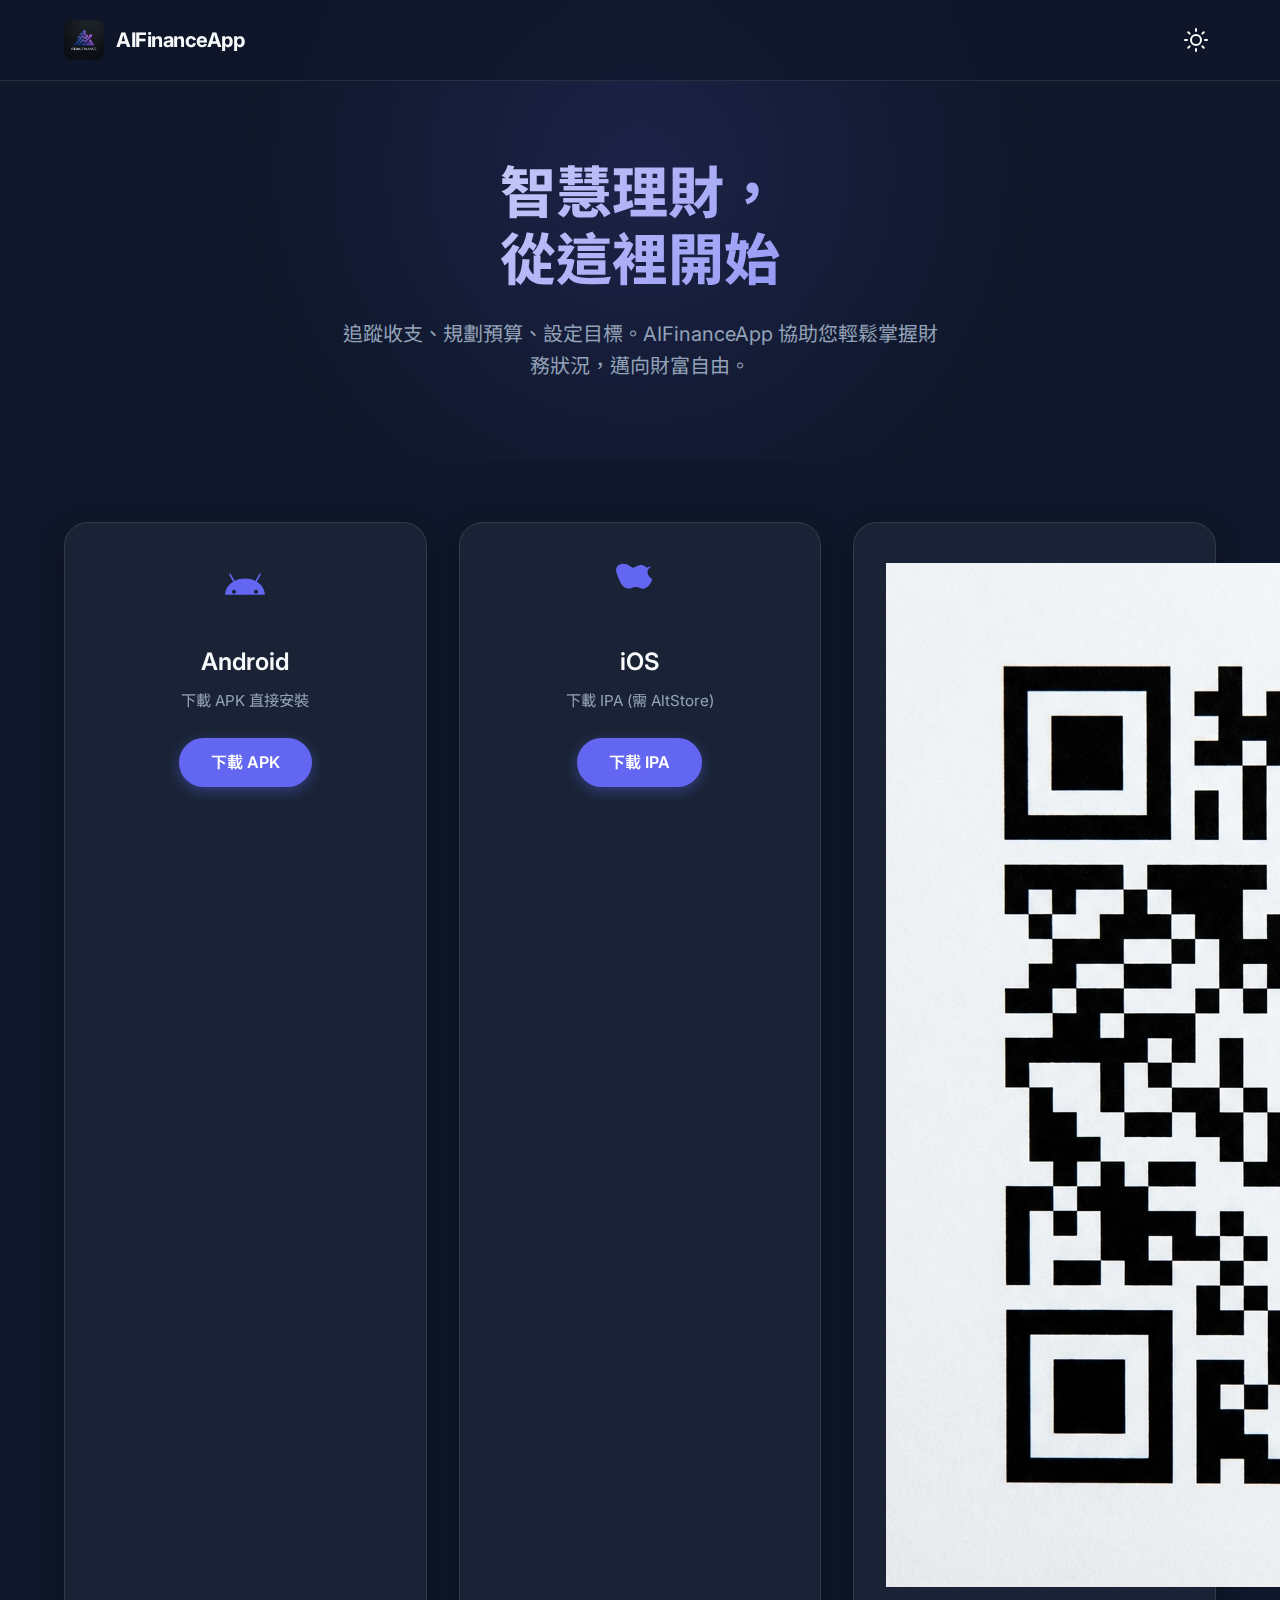
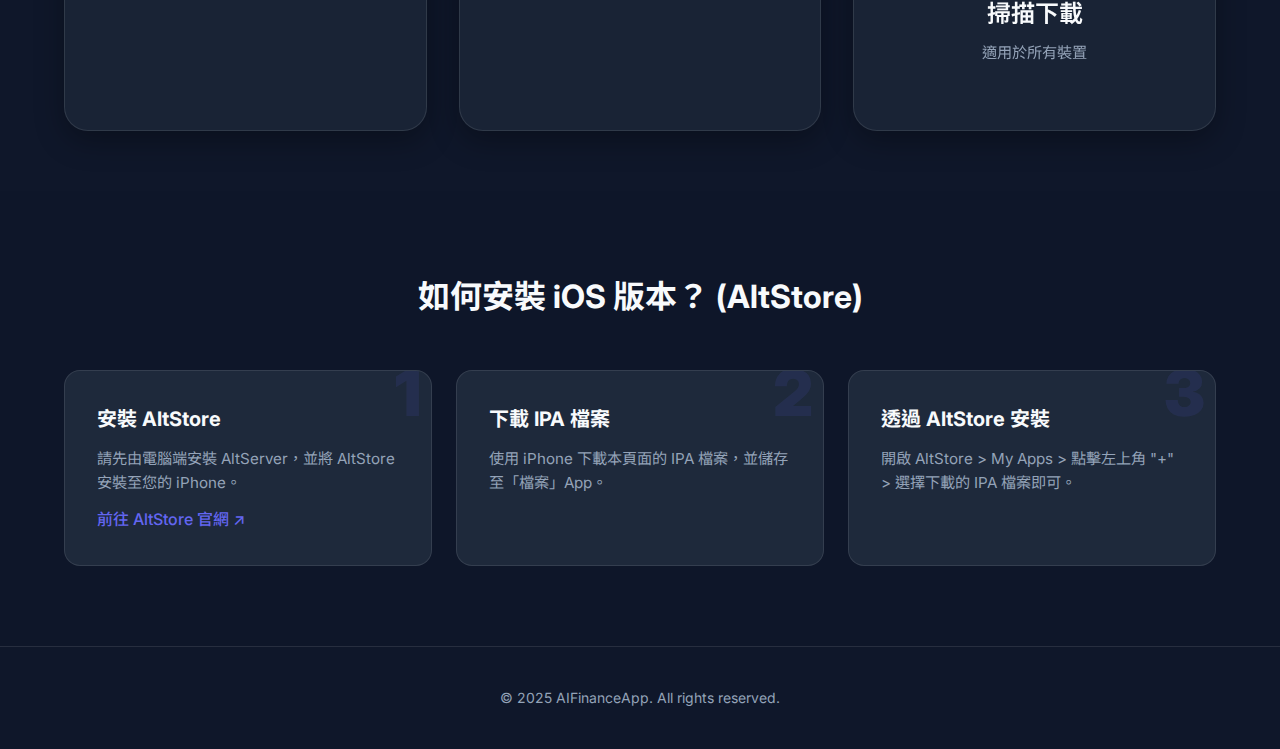
<file: index.html>
<!DOCTYPE html>
<html lang="zh-TW" data-theme="dark">

<head>
  <meta charset="UTF-8">
  <meta name="viewport" content="width=device-width, initial-scale=1.0">
  <title>AIFinanceApp - 智慧理財助手</title>
  <meta name="description" content="AIFinanceApp 讓記帳變得簡單、智慧、高效。立即下載，開啟您的財富自由之路。">
  <link rel="stylesheet" href="style.css">
  <link rel="preconnect" href="https://fonts.googleapis.com">
  <link rel="preconnect" href="https://fonts.gstatic.com" crossorigin>
  <link
    href="https://fonts.googleapis.com/css2?family=Inter:wght@400;600;700&family=Noto+Sans+TC:wght@400;500;700&display=swap"
    rel="stylesheet">
  <!-- Favicon placeholder (using logo) -->
  <link rel="icon" href="assets/logo.png" type="image/png">
</head>

<body>
  <header class="header">
    <div class="container header-container">
      <div class="logo-area">
        <img src="assets/logo.png" alt="AIFinanceApp Logo" class="logo-img">
        <span class="app-name">AIFinanceApp</span>
      </div>
      <button id="theme-toggle" class="theme-btn" aria-label="切換深色/淺色模式">
        <!-- Icons will be handled by CSS/JS or SVG directly -->
        <svg class="icon-sun" xmlns="http://www.w3.org/2000/svg" width="24" height="24" viewBox="0 0 24 24" fill="none"
          stroke="currentColor" stroke-width="2" stroke-linecap="round" stroke-linejoin="round">
          <circle cx="12" cy="12" r="5"></circle>
          <line x1="12" y1="1" x2="12" y2="3"></line>
          <line x1="12" y1="21" x2="12" y2="23"></line>
          <line x1="4.22" y1="4.22" x2="5.64" y2="5.64"></line>
          <line x1="18.36" y1="18.36" x2="19.78" y2="19.78"></line>
          <line x1="1" y1="12" x2="3" y2="12"></line>
          <line x1="21" y1="12" x2="23" y2="12"></line>
          <line x1="4.22" y1="19.78" x2="5.64" y2="18.36"></line>
          <line x1="18.36" y1="5.64" x2="19.78" y2="4.22"></line>
        </svg>
        <svg class="icon-moon" xmlns="http://www.w3.org/2000/svg" width="24" height="24" viewBox="0 0 24 24" fill="none"
          stroke="currentColor" stroke-width="2" stroke-linecap="round" stroke-linejoin="round">
          <path d="M21 12.79A9 9 0 1 1 11.21 3 7 7 0 0 0 21 12.79z"></path>
        </svg>
      </button>
    </div>
  </header>

  <main>
    <!-- Hero Section -->
    <section class="hero">
      <div class="container hero-content">
        <div class="hero-text">
          <h1 class="hero-title">智慧理財，<br>從這裡開始</h1>
          <p class="hero-desc">追蹤收支、規劃預算、設定目標。AIFinanceApp 協助您輕鬆掌握財務狀況，邁向財富自由。</p>
        </div>
        <!-- Optional: Hero Image or Mockup can go here -->
      </div>
    </section>

    <!-- Download Section -->
    <section class="download-section">
      <div class="container download-container">
        <div class="download-options">
          <!-- Android Download -->
          <div class="download-card">
            <div class="platform-icon">
              <svg xmlns="http://www.w3.org/2000/svg" width="48" height="48" viewBox="0 0 24 24" fill="currentColor">
                <path
                  d="M17.523 15.3414c-.5511 0-.9993-.4486-.9993-.9997s.4482-.9993.9993-.9993c.5511 0 .9993.4482.9993.9993s-.4482.9997-.9993.9997m-11.046 0c-.5511 0-.9993-.4486-.9993-.9997s.4482-.9993.9993-.9993c.5511 0 .9993.4482.9993.9993s-.4482.9997-.9993.9997m11.4045-6.02l1.9973-3.4592a.416.416 0 00-.1527-.5676.416.416 0 00-.5676.1527l-2.0225 3.503c-1.6393-.7496-3.5076-1.182-5.136-1.182-1.6284 0-3.4967.4324-5.136 1.182l-2.0225-3.503a.416.416 0 00-.5676-.1527.416.416 0 00-.1527.5676l1.9973 3.4592c-2.3155 1.2587-3.9248 3.6593-4.0851 6.574h19.933c-.1603-2.9147-1.7696-5.3153-4.0851-6.574" />
              </svg>
            </div>
            <h3>Android</h3>
            <p>下載 APK 直接安裝</p>
            <a href="#" class="btn btn-primary">下載 APK</a>
          </div>

          <!-- iOS Download -->
          <div class="download-card">
            <div class="platform-icon">
              <svg xmlns="http://www.w3.org/2000/svg" width="48" height="48" viewBox="0 0 24 24" fill="currentColor">
                <path
                  d="M17.65 1.637C16.92 2.508 15.75 3.033 15.75 4.35c0 2.65 2.378 3.525 2.457 3.555-.027.085-1.42 4.908-4.717 4.908-1.425 0-1.928-.857-3.593-.857-1.69 0-2.217.838-3.567.838-2.85 0-4.38-2.812-5.955-7.53C-1.25 1.05 3.095-.538 5.62.775c1.23.637 2.38 1.6 3.167 1.6.762 0 2.217-1.55 3.73-1.325 1.28.188 2.25.525 2.967 1.387.05-.035 1.705-1.002 2.166-.8z" />
              </svg>
            </div>
            <h3>iOS</h3>
            <p>下載 IPA (需 AltStore)</p>
            <a href="#" class="btn btn-primary">下載 IPA</a>
          </div>

          <!-- QR Code -->
          <div class="download-card qr-card">
            <div class="qr-wrapper">
              <img src="assets/qrcode.png" alt="Scan to Download" class="qr-img">
            </div>
            <h3>掃描下載</h3>
            <p>適用於所有裝置</p>
          </div>
        </div>
      </div>
    </section>

    <!-- AltStore Guide Section -->
    <section class="guide-section">
      <div class="container">
        <h2 class="section-title">如何安裝 iOS 版本？ (AltStore)</h2>
        <div class="guide-steps">
          <div class="step-card">
            <div class="step-number">1</div>
            <h3>安裝 AltStore</h3>
            <p>請先由電腦端安裝 AltServer，並將 AltStore 安裝至您的 iPhone。</p>
            <a href="https://altstore.io/" target="_blank" class="text-link">前往 AltStore 官網 ↗</a>
          </div>
          <div class="step-card">
            <div class="step-number">2</div>
            <h3>下載 IPA 檔案</h3>
            <p>使用 iPhone 下載本頁面的 IPA 檔案，並儲存至「檔案」App。</p>
          </div>
          <div class="step-card">
            <div class="step-number">3</div>
            <h3>透過 AltStore 安裝</h3>
            <p>開啟 AltStore > My Apps > 點擊左上角 "+" > 選擇下載的 IPA 檔案即可。</p>
          </div>
        </div>
      </div>
    </section>
  </main>

  <footer class="footer">
    <div class="container footer-content">
      <p>&copy; 2025 AIFinanceApp. All rights reserved.</p>
    </div>
  </footer>

  <script src="script.js"></script>
</body>

</html>
</file>
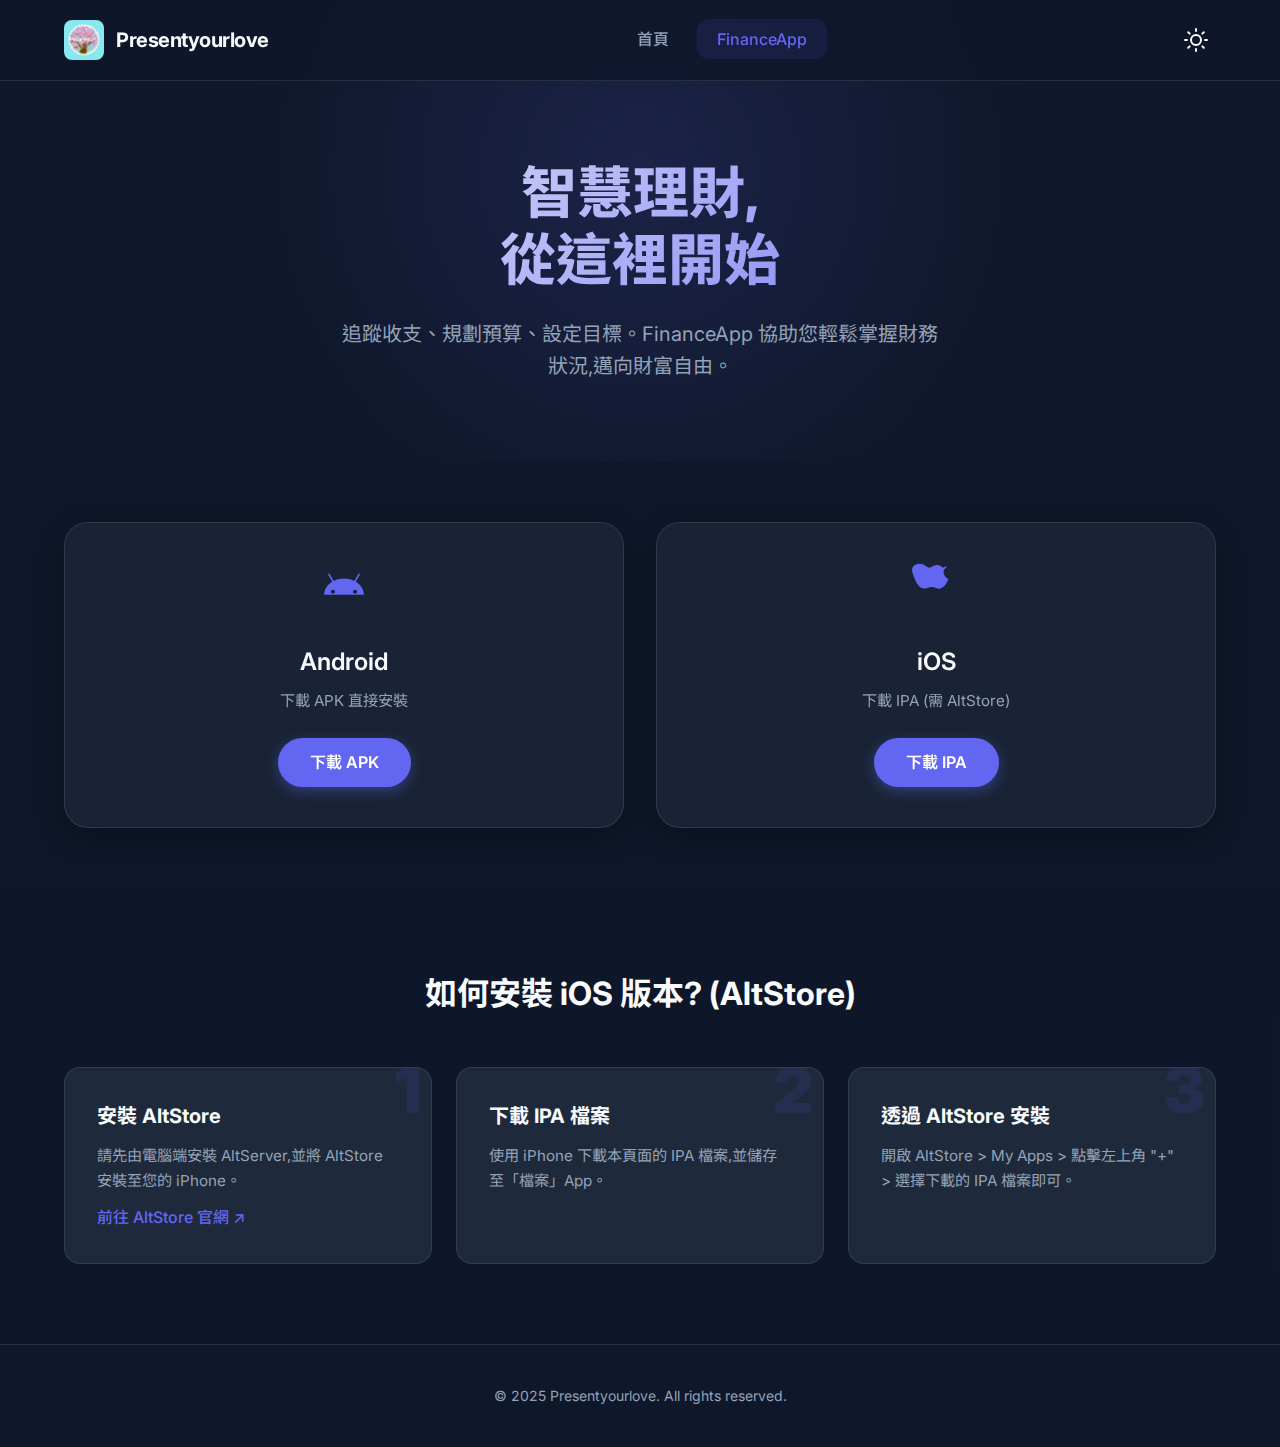
<file: financeapp-content.html>
<!DOCTYPE html>
<html lang="zh-TW" data-theme="dark">

<head>
    <meta charset="UTF-8">
    <meta name="viewport" content="width=device-width, initial-scale=1.0">

    <!-- Primary Meta Tags -->
    <title>FinanceApp - 智慧理財助手 | 免費記帳 App 下載</title>
    <meta name="title" content="FinanceApp - 智慧理財助手 | 免費記帳 App 下載">
    <meta name="description"
        content="FinanceApp 讓記帳變得簡單、智慧、高效。追蹤收支、規劃預算、設定目標,輕鬆掌握財務狀況。支援 Android APK 和 iOS IPA 下載,立即開啟您的財富自由之路。">
    <meta name="keywords" content="FinanceApp, 記帳app, 理財app, 預算管理, 收支追蹤, 財務管理, Android記帳, iOS記帳, 免費記帳, 智慧理財">
    <meta name="author" content="Presentyourlove">
    <meta name="robots" content="index, follow">
    <meta name="language" content="zh-TW">

    <!-- Open Graph / Facebook -->
    <meta property="og:type" content="website">
    <meta property="og:url" content="https://presentyourlove.github.io/apps_download_web/financeapp-content.html">
    <meta property="og:title" content="FinanceApp - 智慧理財助手 | 免費記帳 App 下載">
    <meta property="og:description" content="FinanceApp 讓記帳變得簡單、智慧、高效。追蹤收支、規劃預算、設定目標,輕鬆掌握財務狀況。">
    <meta property="og:image"
        content="https://presentyourlove.github.io/apps_download_web/assets/presentyourlove_logo.png">
    <meta property="og:locale" content="zh_TW">
    <meta property="og:site_name" content="Presentyourlove">

    <!-- Twitter -->
    <meta property="twitter:card" content="summary_large_image">
    <meta property="twitter:url" content="https://presentyourlove.github.io/apps_download_web/financeapp-content.html">
    <meta property="twitter:title" content="FinanceApp - 智慧理財助手 | 免費記帳 App 下載">
    <meta property="twitter:description" content="FinanceApp 讓記帳變得簡單、智慧、高效。追蹤收支、規劃預算、設定目標,輕鬆掌握財務狀況。">
    <meta property="twitter:image"
        content="https://presentyourlove.github.io/apps_download_web/assets/presentyourlove_logo.png">

    <!-- Canonical URL -->
    <link rel="canonical" href="https://presentyourlove.github.io/apps_download_web/financeapp-content.html">

    <!-- Favicon -->
    <link rel="icon" href="assets/presentyourlove_logo.png" type="image/png">
    <link rel="apple-touch-icon" href="assets/presentyourlove_logo.png">

    <!-- Stylesheets -->
    <link rel="stylesheet" href="style.css">
    <link rel="preconnect" href="https://fonts.googleapis.com">
    <link rel="preconnect" href="https://fonts.gstatic.com" crossorigin>
    <link
        href="https://fonts.googleapis.com/css2?family=Inter:wght@400;600;700&family=Noto+Sans+TC:wght@400;500;700&display=swap"
        rel="stylesheet">

    <!-- Structured Data (JSON-LD) -->
    <script type="application/ld+json">
  {
    "@context": "https://schema.org",
    "@type": "SoftwareApplication",
    "name": "FinanceApp",
    "applicationCategory": "FinanceApplication",
    "operatingSystem": "Android, iOS",
    "offers": {
      "@type": "Offer",
      "price": "0",
      "priceCurrency": "TWD"
    },
    "aggregateRating": {
      "@type": "AggregateRating",
      "ratingValue": "4.8",
      "ratingCount": "1250"
    },
    "description": "FinanceApp 讓記帳變得簡單、智慧、高效。追蹤收支、規劃預算、設定目標,輕鬆掌握財務狀況。",
    "downloadUrl": "https://presentyourlove.github.io/apps_download_web/financeapp-content.html",
    "screenshot": "https://presentyourlove.github.io/apps_download_web/assets/presentyourlove_logo.png"
  }
  </script>
</head>

<body>
    <div id="header-placeholder"></div>

    <main>
        <!-- FinanceApp Hero Section -->
        <section class="hero">
            <div class="container hero-content">
                <div class="hero-text">
                    <h1 class="hero-title">智慧理財,<br>從這裡開始</h1>
                    <p class="hero-desc">追蹤收支、規劃預算、設定目標。FinanceApp 協助您輕鬆掌握財務狀況,邁向財富自由。</p>
                </div>
            </div>
        </section>

        <!-- Download Section -->
        <section class="download-section">
            <div class="container download-container">
                <div class="download-options">
                    <!-- Android Download -->
                    <div class="download-card">
                        <div class="platform-icon">
                            <svg xmlns="http://www.w3.org/2000/svg" width="48" height="48" viewBox="0 0 24 24"
                                fill="currentColor">
                                <path
                                    d="M17.523 15.3414c-.5511 0-.9993-.4486-.9993-.9997s.4482-.9993.9993-.9993c.5511 0 .9993.4482.9993.9993s-.4482.9997-.9993.9997m-11.046 0c-.5511 0-.9993-.4486-.9993-.9997s.4482-.9993.9993-.9993c.5511 0 .9993.4482.9993.9993s-.4482.9997-.9993.9997m11.4045-6.02l1.9973-3.4592a.416.416 0 00-.1527-.5676.416.416 0 00-.5676.1527l-2.0225 3.503c-1.6393-.7496-3.5076-1.182-5.136-1.182-1.6284 0-3.4967.4324-5.136 1.182l-2.0225-3.503a.416.416 0 00-.5676-.1527.416.416 0 00-.1527.5676l1.9973 3.4592c-2.3155 1.2587-3.9248 3.6593-4.0851 6.574h19.933c-.1603-2.9147-1.7696-5.3153-4.0851-6.574" />
                            </svg>
                        </div>
                        <h3>Android</h3>
                        <p>下載 APK 直接安裝</p>
                        <a href="#" class="btn btn-primary">下載 APK</a>
                    </div>

                    <!-- iOS Download -->
                    <div class="download-card">
                        <div class="platform-icon">
                            <svg xmlns="http://www.w3.org/2000/svg" width="48" height="48" viewBox="0 0 24 24"
                                fill="currentColor">
                                <path
                                    d="M17.65 1.637C16.92 2.508 15.75 3.033 15.75 4.35c0 2.65 2.378 3.525 2.457 3.555-.027.085-1.42 4.908-4.717 4.908-1.425 0-1.928-.857-3.593-.857-1.69 0-2.217.838-3.567.838-2.85 0-4.38-2.812-5.955-7.53C-1.25 1.05 3.095-.538 5.62.775c1.23.637 2.38 1.6 3.167 1.6.762 0 2.217-1.55 3.73-1.325 1.28.188 2.25.525 2.967 1.387.05-.035 1.705-1.002 2.166-.8z" />
                            </svg>
                        </div>
                        <h3>iOS</h3>
                        <p>下載 IPA (需 AltStore)</p>
                        <a href="#" class="btn btn-primary">下載 IPA</a>
                    </div>
                </div>
            </div>
        </section>

        <!-- AltStore Guide Section -->
        <section class="guide-section">
            <div class="container">
                <h2 class="section-title">如何安裝 iOS 版本? (AltStore)</h2>
                <div class="guide-steps">
                    <div class="step-card">
                        <div class="step-number">1</div>
                        <h3>安裝 AltStore</h3>
                        <p>請先由電腦端安裝 AltServer,並將 AltStore 安裝至您的 iPhone。</p>
                        <a href="https://altstore.io/" target="_blank" rel="noopener noreferrer" class="text-link">前往
                            AltStore
                            官網
                            ↗</a>
                    </div>
                    <div class="step-card">
                        <div class="step-number">2</div>
                        <h3>下載 IPA 檔案</h3>
                        <p>使用 iPhone 下載本頁面的 IPA 檔案,並儲存至「檔案」App。</p>
                    </div>
                    <div class="step-card">
                        <div class="step-number">3</div>
                        <h3>透過 AltStore 安裝</h3>
                        <p>開啟 AltStore > My Apps > 點擊左上角 "+" > 選擇下載的 IPA 檔案即可。</p>
                    </div>
                </div>
            </div>
        </section>
    </main>

    <div id="footer-placeholder"></div>

    <script src="script.js"></script>
</body>

</html>
</file>
<file: style.css>
:root {
    /* Core variable definitions */
    --font-primary: 'Inter', 'Noto Sans TC', system-ui, -apple-system, sans-serif;

    /* Dark Theme (Default) */
    --bg-color: #0f172a;
    --bg-secondary: #1e293b;
    --text-primary: #f8fafc;
    --text-secondary: #94a3b8;
    --accent-color: #6366f1;
    --accent-hover: #4f46e5;
    --border-color: rgba(255, 255, 255, 0.1);
    --card-bg: rgba(30, 41, 59, 0.7);
    --shadow-color: rgba(0, 0, 0, 0.3);
    --glass-border: 1px solid rgba(255, 255, 255, 0.1);
    --glass-shadow: 0 4px 6px -1px rgba(0, 0, 0, 0.1), 0 2px 4px -1px rgba(0, 0, 0, 0.06);
    --transition-speed: 0.3s;
    --btn-text-color: #ffffff;
    --hero-glow: rgba(99, 102, 241, 0.15);
}

[data-theme="light"] {
    --bg-color: #87CEEB;
    --bg-secondary: #ffffff;
    --text-primary: #0f172a;
    --text-secondary: #334155;
    --accent-color: #FFB7C5;
    --accent-hover: #FF9EAF;
    --border-color: rgba(255, 255, 255, 0.4);
    --card-bg: rgba(255, 255, 255, 0.6);
    --shadow-color: rgba(0, 0, 0, 0.05);
    --glass-border: 1px solid rgba(255, 255, 255, 0.4);
    --btn-text-color: #0f172a;
    --hero-glow: rgba(255, 183, 197, 0.6);
}

* {
    box-sizing: border-box;
    margin: 0;
    padding: 0;
}

body {
    font-family: var(--font-primary);
    background-color: var(--bg-color);
    color: var(--text-primary);
    line-height: 1.6;
    transition: background-color var(--transition-speed), color var(--transition-speed);
    overflow-x: hidden;
}

.container {
    max-width: 1200px;
    margin: 0 auto;
    padding: 0 24px;
}

/* Header */
.header {
    padding: 20px 0;
    position: fixed;
    top: 0;
    width: 100%;
    z-index: 100;
    background: rgba(15, 23, 42, 0.8);
    backdrop-filter: blur(12px);
    border-bottom: var(--glass-border);
}

[data-theme="light"] .header {
    background: rgba(135, 206, 235, 0.8);
}

.header-container {
    display: flex;
    justify-content: space-between;
    align-items: center;
    gap: 20px;
}

.logo-area {
    display: flex;
    align-items: center;
    gap: 12px;
}

.logo-img {
    width: 40px;
    height: 40px;
    border-radius: 8px;
}

.app-name {
    font-weight: 700;
    font-size: 1.25rem;
    letter-spacing: -0.025em;
}

/* Mobile Menu Toggle */
.mobile-menu-btn {
    display: none;
    background: transparent;
    border: none;
    color: var(--text-primary);
    cursor: pointer;
    padding: 8px;
    border-radius: 8px;
    transition: background-color 0.2s;
}

.mobile-menu-btn:hover {
    background-color: var(--bg-secondary);
}

/* Desktop Navigation */
.desktop-nav {
    display: flex;
    align-items: center;
    flex: 1;
    justify-content: center;
}

.nav-tabs {
    display: flex;
    list-style: none;
    gap: 8px;
}

.nav-tab {
    padding: 10px 20px;
    border-radius: 12px;
    text-decoration: none;
    color: var(--text-secondary);
    font-weight: 500;
    transition: all 0.3s ease;
}

.nav-tab:hover {
    color: var(--text-primary);
    background-color: rgba(255, 255, 255, 0.05);
}

.nav-tab.active {
    color: var(--accent-color);
    background-color: rgba(99, 102, 241, 0.1);
}

/* Mobile Sidebar */
.mobile-sidebar {
    position: fixed;
    top: 0;
    left: -300px;
    width: 300px;
    height: 100vh;
    background: var(--bg-secondary);
    border-right: var(--glass-border);
    z-index: 200;
    transition: left 0.3s ease;
    overflow-y: auto;
}

.mobile-sidebar.active {
    left: 0;
}

.sidebar-header {
    display: flex;
    justify-content: space-between;
    align-items: center;
    padding: 20px;
    border-bottom: var(--glass-border);
}

.sidebar-header h2 {
    font-size: 1.25rem;
    font-weight: 700;
}

.sidebar-close-btn {
    background: transparent;
    border: none;
    color: var(--text-primary);
    cursor: pointer;
    padding: 8px;
    border-radius: 8px;
    transition: background-color 0.2s;
}

.sidebar-close-btn:hover {
    background-color: var(--bg-color);
}

.sidebar-nav {
    padding: 20px 0;
}

.sidebar-tabs {
    list-style: none;
}

.sidebar-tab {
    display: block;
    padding: 16px 20px;
    text-decoration: none;
    color: var(--text-secondary);
    font-weight: 500;
    transition: all 0.3s ease;
    border-left: 3px solid transparent;
}

.sidebar-tab:hover {
    color: var(--text-primary);
    background-color: rgba(255, 255, 255, 0.05);
}

.sidebar-tab.active {
    color: var(--accent-color);
    background-color: rgba(99, 102, 241, 0.1);
    border-left-color: var(--accent-color);
}

/* Sidebar Overlay */
.sidebar-overlay {
    position: fixed;
    top: 0;
    left: 0;
    width: 100%;
    height: 100vh;
    background: rgba(0, 0, 0, 0.5);
    z-index: 150;
    opacity: 0;
    visibility: hidden;
    transition: opacity 0.3s ease, visibility 0.3s ease;
}

.sidebar-overlay.active {
    opacity: 1;
    visibility: visible;
}

/* Tab Content */
.tab-content {
    display: none;
    animation: fadeIn 0.4s ease;
}

.tab-content.active {
    display: block;
}

@keyframes fadeIn {
    from {
        opacity: 0;
        transform: translateY(10px);
    }

    to {
        opacity: 1;
        transform: translateY(0);
    }
}

/* Welcome Section */
.welcome-section {
    padding: 160px 0 80px;
    min-height: 80vh;
    display: flex;
    align-items: center;
}

.welcome-container {
    text-align: center;
}

.welcome-content {
    max-width: 800px;
    margin: 0 auto;
}

.welcome-title {
    font-size: 3.5rem;
    line-height: 1.2;
    font-weight: 800;
    margin-bottom: 24px;
    background: linear-gradient(135deg, var(--text-primary) 0%, var(--accent-color) 100%);
    -webkit-background-clip: text;
    background-clip: text;
    -webkit-text-fill-color: transparent;
}

.welcome-desc {
    font-size: 1.5rem;
    color: var(--text-secondary);
    margin-bottom: 60px;
}

/* App Grid */
.app-grid {
    display: grid;
    grid-template-columns: repeat(auto-fit, minmax(280px, 1fr));
    gap: 32px;
    max-width: 900px;
    margin: 0 auto;
}

.app-card {
    background: var(--card-bg);
    border: var(--glass-border);
    backdrop-filter: blur(12px);
    padding: 40px 32px;
    border-radius: 24px;
    text-align: center;
    text-decoration: none;
    color: var(--text-primary);
    transition: all 0.3s ease;
    box-shadow: var(--shadow-color) 0px 10px 30px;
    position: relative;
    overflow: hidden;
    cursor: pointer;
}

.app-card::before {
    content: '';
    position: absolute;
    top: 0;
    left: 0;
    width: 100%;
    height: 100%;
    background: linear-gradient(135deg, var(--accent-color) 0%, transparent 100%);
    opacity: 0;
    transition: opacity 0.3s ease;
}

.app-card:hover {
    transform: translateY(-8px);
    box-shadow: var(--accent-color) 0px 15px 50px -20px;
    border-color: var(--accent-color);
}

.app-card:hover::before {
    opacity: 0.1;
}

.app-card-icon {
    width: 80px;
    height: 80px;
    margin: 0 auto 24px;
    position: relative;
    z-index: 1;
}

.app-card-icon img {
    width: 100%;
    height: 100%;
    border-radius: 16px;
    object-fit: cover;
}

.app-card h3 {
    font-size: 1.5rem;
    margin-bottom: 8px;
    font-weight: 600;
    position: relative;
    z-index: 1;
}

.app-card p {
    color: var(--text-secondary);
    margin-bottom: 16px;
    font-size: 0.95rem;
    position: relative;
    z-index: 1;
}

.app-card-arrow {
    font-size: 1.5rem;
    color: var(--accent-color);
    transition: transform 0.3s ease;
    display: inline-block;
    position: relative;
    z-index: 1;
}

.app-card:hover .app-card-arrow {
    transform: translateX(5px);
}

/* Theme Toggle Button */
.theme-btn {
    background: transparent;
    border: none;
    color: var(--text-primary);
    cursor: pointer;
    padding: 8px;
    border-radius: 50%;
    transition: background-color 0.2s;
    display: flex;
    align-items: center;
    justify-content: center;
}

.theme-btn:hover {
    background-color: var(--bg-secondary);
}

[data-theme="dark"] .icon-sun {
    display: block;
}

[data-theme="dark"] .icon-moon {
    display: none;
}

[data-theme="light"] .icon-sun {
    display: none;
}

[data-theme="light"] .icon-moon {
    display: block;
}

/* Hero Section */
.hero {
    padding: 160px 0 80px;
    text-align: center;
    position: relative;
    overflow: hidden;
}

.hero::before {
    content: '';
    position: absolute;
    top: -50%;
    left: 50%;
    transform: translateX(-50%);
    width: 800px;
    height: 800px;
    background: radial-gradient(circle, var(--hero-glow) 0%, rgba(0, 0, 0, 0) 70%);
    z-index: -1;
    pointer-events: none;
}

.hero-title {
    font-size: 3.5rem;
    line-height: 1.2;
    font-weight: 800;
    margin-bottom: 24px;
    background: linear-gradient(135deg, var(--text-primary) 0%, var(--accent-color) 100%);
    -webkit-background-clip: text;
    background-clip: text;
    -webkit-text-fill-color: transparent;
}

.hero-desc {
    font-size: 1.25rem;
    color: var(--text-secondary);
    max-width: 600px;
    margin: 0 auto;
}

/* Download Section */
.download-section {
    padding: 60px 0;
}

.download-options {
    display: grid;
    grid-template-columns: repeat(auto-fit, minmax(280px, 1fr));
    gap: 32px;
    justify-content: center;
}

.download-card {
    background: var(--card-bg);
    border: var(--glass-border);
    backdrop-filter: blur(12px);
    padding: 40px 32px;
    border-radius: 24px;
    text-align: center;
    transition: transform 0.3s ease, box-shadow 0.3s ease;
    box-shadow: var(--shadow-color) 0px 10px 30px;
}

.download-card:hover {
    transform: translateY(-5px);
    box-shadow: var(--accent-color) 0px 10px 40px -20px;
    border-color: var(--accent-color);
}

.platform-icon {
    margin-bottom: 24px;
    color: var(--accent-color);
}

.download-card h3 {
    font-size: 1.5rem;
    margin-bottom: 8px;
    font-weight: 600;
}

.download-card p {
    color: var(--text-secondary);
    margin-bottom: 24px;
    font-size: 0.95rem;
}

/* Buttons */
.btn {
    display: inline-block;
    padding: 12px 32px;
    border-radius: 50px;
    font-weight: 600;
    text-decoration: none;
    transition: all 0.2s;
}

.btn-primary {
    background-color: var(--accent-color);
    color: var(--btn-text-color);
    box-shadow: 0 4px 14px 0 rgba(99, 102, 241, 0.39);
}

.btn-primary:hover {
    background-color: var(--accent-hover);
    transform: scale(1.02);
    box-shadow: 0 6px 20px rgba(99, 102, 241, 0.23);
}

/* AltStore Guide Section */
.guide-section {
    padding: 80px 0;
    background-color: rgba(0, 0, 0, 0.02);
}

.section-title {
    text-align: center;
    font-size: 2rem;
    margin-bottom: 48px;
    font-weight: 700;
}

.guide-steps {
    display: grid;
    grid-template-columns: repeat(auto-fit, minmax(300px, 1fr));
    gap: 24px;
}

.step-card {
    background: var(--bg-secondary);
    padding: 32px;
    border-radius: 16px;
    border: var(--glass-border);
    position: relative;
    overflow: hidden;
}

.step-number {
    font-size: 4rem;
    font-weight: 900;
    color: var(--accent-color);
    opacity: 0.1;
    position: absolute;
    top: -10px;
    right: 10px;
    line-height: 1;
}

.step-card h3 {
    font-size: 1.25rem;
    margin-bottom: 12px;
    position: relative;
    z-index: 1;
}

.step-card p {
    color: var(--text-secondary);
    font-size: 0.95rem;
    position: relative;
    z-index: 1;
}

.text-link {
    color: var(--accent-color);
    text-decoration: none;
    font-weight: 500;
    margin-top: 12px;
    display: inline-block;
    position: relative;
    z-index: 1;
}

.text-link:hover {
    text-decoration: underline;
}

/* Footer */
.footer {
    padding: 40px 0;
    text-align: center;
    color: var(--text-secondary);
    font-size: 0.875rem;
    border-top: var(--glass-border);
}

/* Responsive */
@media (max-width: 768px) {
    .mobile-menu-btn {
        display: flex;
    }

    .desktop-nav {
        display: none;
    }

    .hero-title,
    .welcome-title {
        font-size: 2.5rem;
    }

    .hero-desc {
        font-size: 1.1rem;
    }

    .welcome-desc {
        font-size: 1.2rem;
    }

    .download-options,
    .app-grid {
        grid-template-columns: 1fr;
    }
}
</file>
